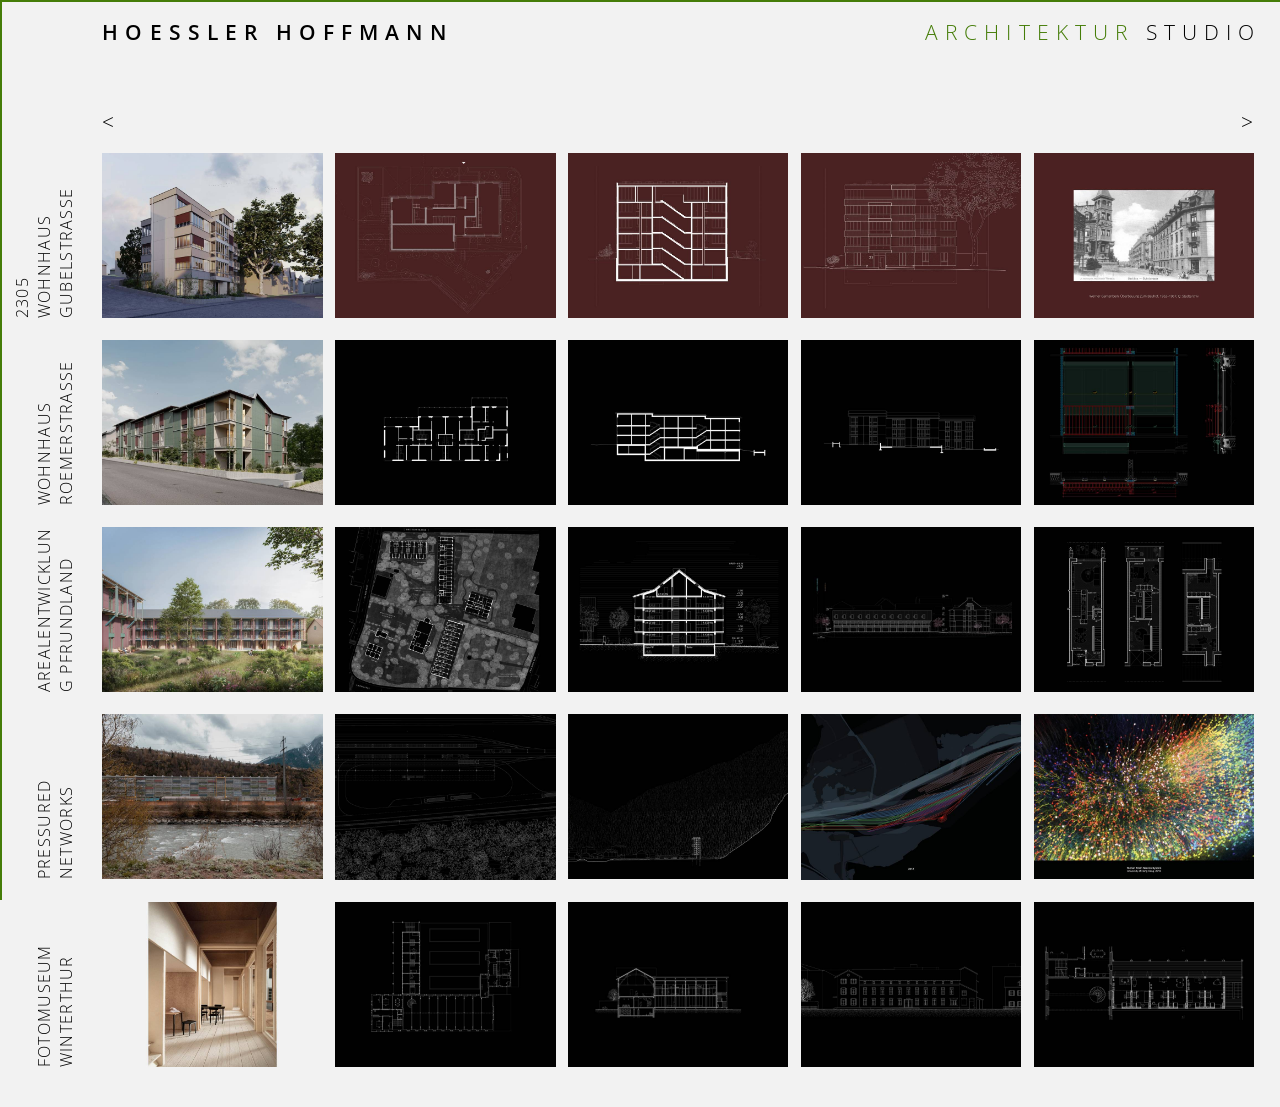
<file: pages/architektur/architektur.html>
<!DOCTYPE html>
<html lang="en">
  <head>
        <!-- Google tag (gtag.js) -->
<script async src="https://www.googletagmanager.com/gtag/js?id=G-55NTS6N4TF"></script>
<script>
  window.dataLayer = window.dataLayer || [];
  function gtag(){dataLayer.push(arguments);}
  gtag('js', new Date());

  gtag('config', 'G-55NTS6N4TF');
</script>



    <link rel="icon" type="image/png" href="../../libraries/01_Images/HH.png">
    <meta charset="utf-8" />
    <meta name="viewport" content="width=device-width, initial-scale=1.0">
    <title>HOESSLER HOFFMANN</title>
    <link rel="stylesheet" type="text/css" href="../global/global.css">
    <link rel="stylesheet" type="text/css" href="../global/global-overview.css">
    <link rel="stylesheet" type="text/css" href="architektur.css">

    <script src="../../libraries/p5.min.js"></script>
    <script src="../../libraries/p5.sound.min.js"></script>



  </head>

  <body class="architektur">

    <!-- Cursor cross -->
    <div id="cursor-cross">
      <div class="cursor-vertical"></div>
      <div class="cursor-horizontal"></div>
    </div>

    <div class="container">

      <!-- Header left -->
      <div class="header-l">
        <a href="../../index.html">HOESSLER HOFFMANN</a>
      </div>

      <!-- Header right -->
      <div class="header-r">
        <a href="architektur.html" class="active">ARCHITEKTUR</a>
        <a href="../studio/studio.html">STUDIO</a>
      </div>

      <!-- Main content -->
      <div class="main">
        <!-- Wrapper where projects will be dynamically injected -->
       
          <div class="view-nav"> 
            <a href="../works/works.html" class="view-nav-l"> <</a>
            <a href="../works/works.html"class="view-nav-r"> ></a>
          </div>
           <div class="categories"></div>
        
        <div class="projects-wrapper"></div>
      </div>

 

    <script src="../global/global.js"></script>
    <script src="architektur.js"></script>
    


  </body>
</html>
</file>
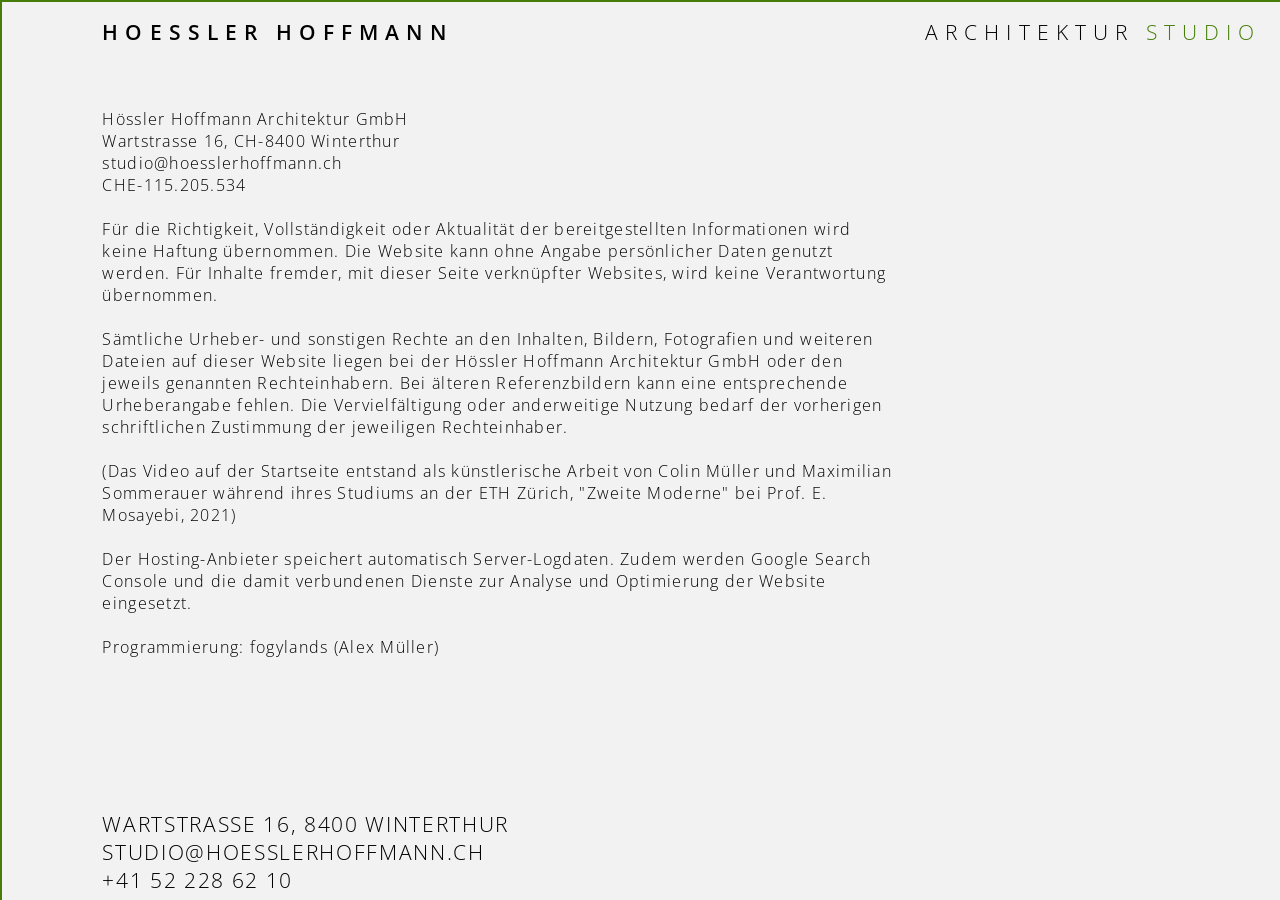
<file: pages/impressum/impressum.html>
<!DOCTYPE html>
<html lang="en">
  <head>
        <!-- Google tag (gtag.js) -->
<script async src="https://www.googletagmanager.com/gtag/js?id=G-55NTS6N4TF"></script>
<script>
  window.dataLayer = window.dataLayer || [];
  function gtag(){dataLayer.push(arguments);}
  gtag('js', new Date());

  gtag('config', 'G-55NTS6N4TF');
</script>



    <link rel="icon" type="image/png" href="../../libraries/01_Images/HH.png">
    
      <meta charset="utf-8" />
      <meta name="viewport" content="width=device-width, initial-scale=1.0">
  
      <title>HOESSLER HOFFMANN</title>
  
      <link rel="stylesheet" type="text/css" href="../global/global.css">
      <link rel="stylesheet" type="text/css" href="../global/global-overview.css">
      <link rel="stylesheet" type="text/css" href="../../index.css">
      <link rel="stylesheet" type="text/css" href="impressum.css">
      
  
      <script src="../../libraries/p5.min.js"></script>
      <script src="../../libraries/p5.sound.min.js"></script>
    </head>

    <div id="cursor-cross">
  <div class="cursor-vertical"></div>
  <div class="cursor-horizontal"></div>
</div>
  
    <body class="impressum">

    

      <div class="container">
        <div class="item header-l">
          <a href="../../index.html" >HOESSLER HOFFMANN</a>
        </div>

        <div class="item header-r">
            <a href="../architektur/architektur.html" >ARCHITEKTUR</a>
            <a href="../studio/studio.html" class="active">STUDIO</a>
        </div>

        <div class="item main-l" id="impressum-content">


<script>
fetch('../../libraries/04_Studio/impressum.txt')
  .then(response => response.text())
  .then(text => {
    document.getElementById('impressum-content').innerHTML =
      text.replace(/\n/g, '<br>');
  });
</script>
 


        </div>

    

        <div class="item footer-l">
 
       <a href="https://www.google.com/maps/place/Wartstrasse+16,+8400+Winterthur/@47.501128,8.7170032,869m/data=!3m2!1e3!4b1!4m6!3m5!1s0x479a9979ffe8c1e3:0xb37cae7ddae3987c!8m2!3d47.5011281!4d8.7218741!16s%2Fg%2F11c2g043h0?entry=ttu&g_ep=EgoyMDI2MDgyMy4wIKXMDSoASAFQAw%3D%3D" target="_blank" rel="noopener noreferrer">

      Wartstrasse 16, 8400 Winterthur

    </a>
    
      <a href="mailto:studio@hoesslerhoffmann">studio@hoesslerhoffmann.ch</a>
    
<a href="tel:+41522286210">+41 52 228 62 10</a> 
 
        </div>
          
        <div class=" footer-r">
        </div>
          
      
      </div>
  

      
       
     
   

  
 
    <script src="../global/global.js"></script>
  </body>
</html>
</file>
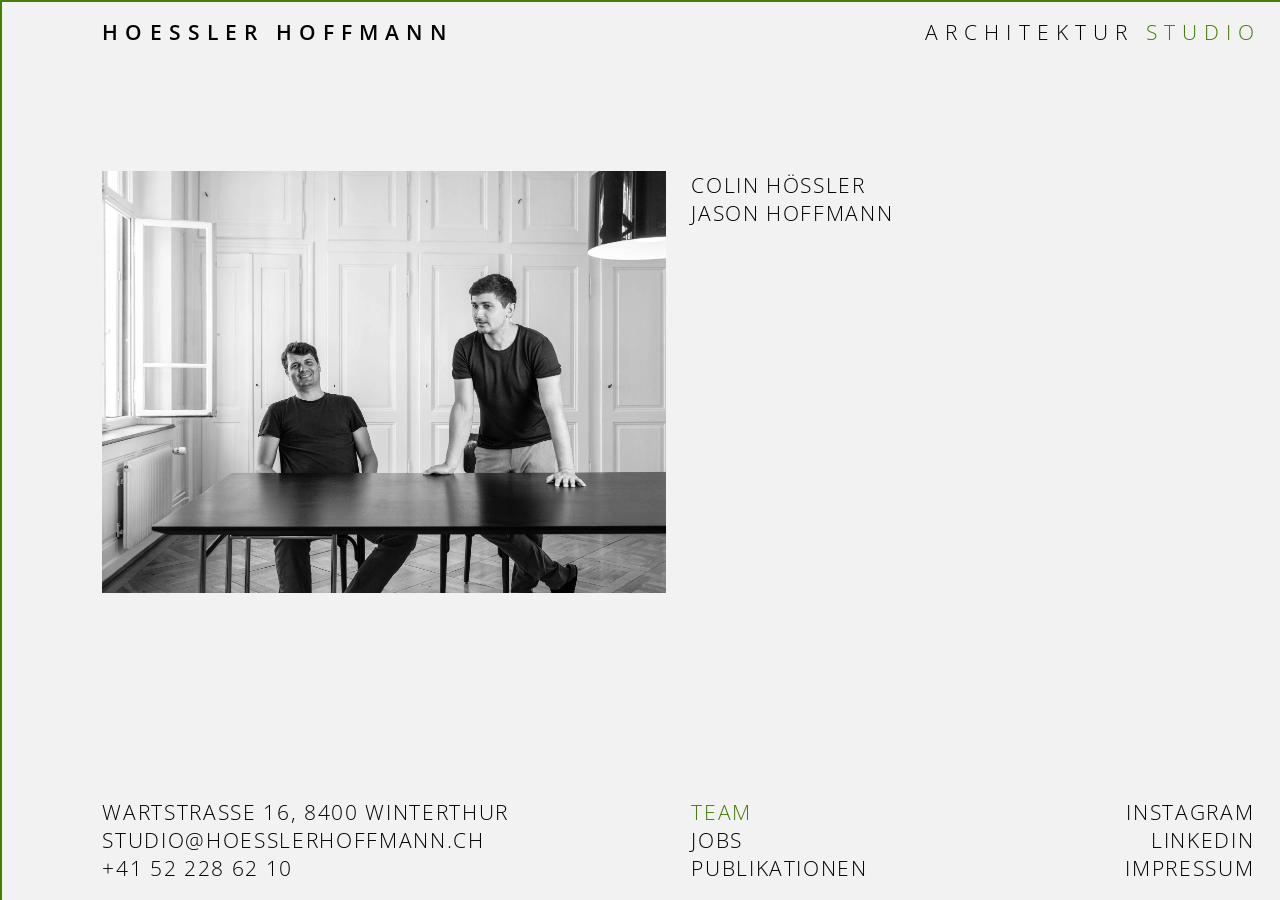
<file: pages/studio/studio.html>
<!DOCTYPE html>
<html lang="en">
  <head>
        <!-- Google tag (gtag.js) -->
<script async src="https://www.googletagmanager.com/gtag/js?id=G-55NTS6N4TF"></script>
<script>
  window.dataLayer = window.dataLayer || [];
  function gtag(){dataLayer.push(arguments);}
  gtag('js', new Date());

  gtag('config', 'G-55NTS6N4TF');
</script>



    <link rel="icon" type="image/png" href="../../libraries/01_Images/HH.png">
    
      <meta charset="utf-8" />
      <meta name="viewport" content="width=device-width, initial-scale=1.0">
  
      <title>HOESSLER HOFFMANN</title>

      <link rel="stylesheet" type="text/css" href="../global/global.css">
      <link rel="stylesheet" type="text/css" href="../global/global-details.css">
      <link rel="stylesheet" type="text/css" href="studio.css">
  
      <script src="../../libraries/p5.min.js"></script>
      <script src="../../libraries/p5.sound.min.js"></script>
    </head>

    <body class="studio">

<div id="cursor-cross">
  <div class="cursor-vertical"></div>
  <div class="cursor-horizontal"></div>
</div>

<div class="container">

  <div class="item header-l">
    <a href="../../index.html">HOESSLER HOFFMANN</a>
  </div>

      <div class="item header-r">
        <a href="../architektur/architektur.html">ARCHITEKTUR</a>
        <a href="studio.html" class="active">STUDIO</a>
      </div>

      <div class="item main">
    
      </div>
 
    </div>


    <script src="../global/global.js"></script>
    <script src="studio.js"></script>
    

  </body>
</html>
</file>
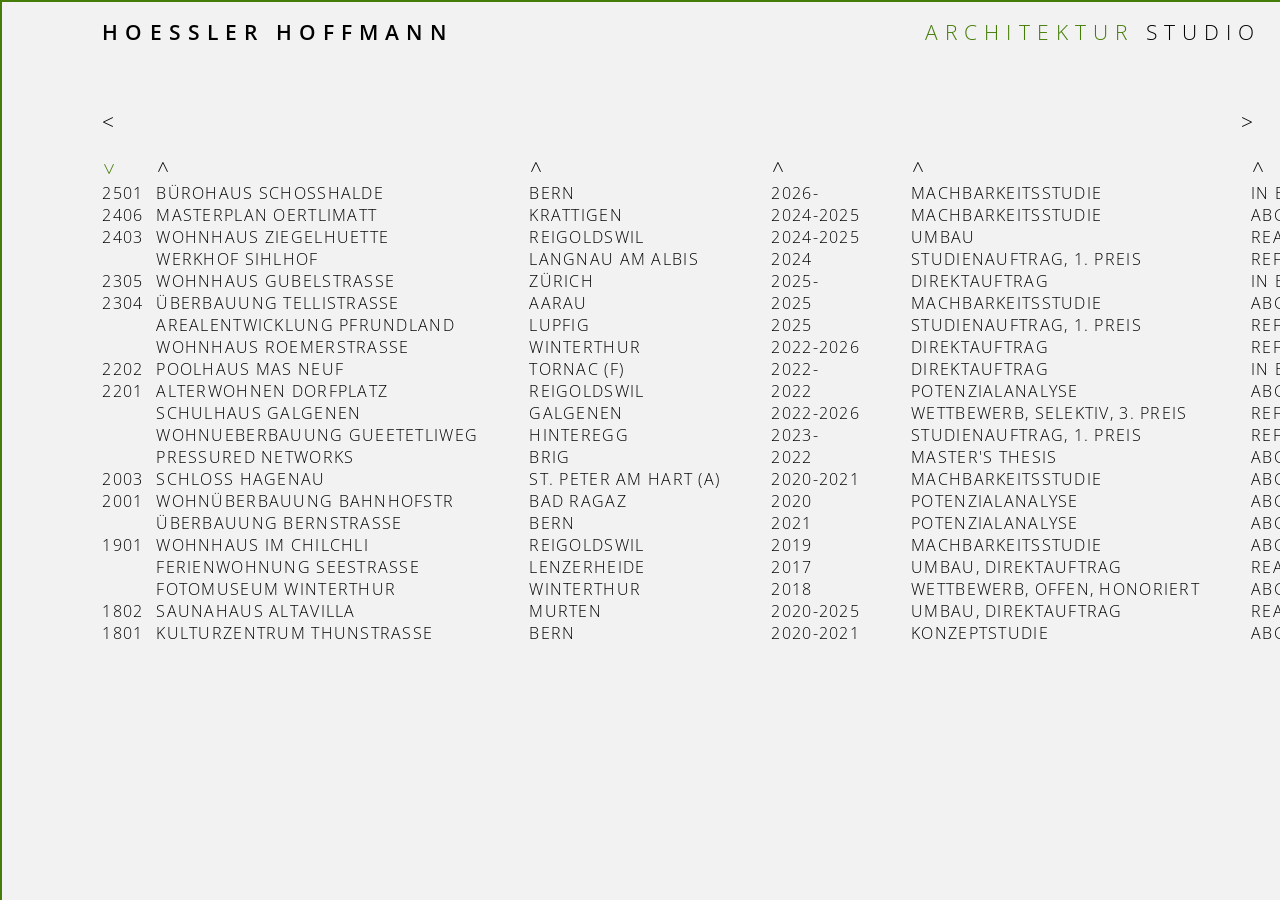
<file: pages/works/works.html>
<!DOCTYPE html>
<html lang="en">
  <head>
        <!-- Google tag (gtag.js) -->
<script async src="https://www.googletagmanager.com/gtag/js?id=G-55NTS6N4TF"></script>
<script>
  window.dataLayer = window.dataLayer || [];
  function gtag(){dataLayer.push(arguments);}
  gtag('js', new Date());

  gtag('config', 'G-55NTS6N4TF');
</script>



    <link rel="icon" type="image/png" href="../../libraries/01_Images/HH.png">
    <meta charset="utf-8" />
    <meta name="viewport" content="width=device-width, initial-scale=1.0">
    <title>HOESSLER HOFFMANN</title>
    <link rel="stylesheet" type="text/css" href="../global/global.css">
    <link rel="stylesheet" type="text/css" href="works.css">

    <script src="../../libraries/p5.min.js"></script>
    <script src="../../libraries/p5.sound.min.js"></script>
  </head>

  <body class ='works'>

    <!-- Cursor cross -->
    <div id="cursor-cross">
      <div class="cursor-vertical"></div>
      <div class="cursor-horizontal"></div>
    </div>

    <div class="container">

      <!-- Header left -->
      <div class="header-l">
        <a href="../../index.html">HOESSLER HOFFMANN</a>
      </div>

      <!-- Header right -->
      <div class="header-r">
        <a href="../architektur/architektur.html" class="active">ARCHITEKTUR</a>
        <a href="../studio/studio.html">STUDIO</a>
      </div>


           <div class="view-nav"> 
            <a href="../architektur/architektur.html" class="view-nav-l"><</a>
            <a href="../architektur/architektur.html" class="view-nav-r">></a>
          </div>
      <!-- Main content -->
      <div class="main">
   
        <div class="projects-wrapper"></div>
      </div>

      <!-- Footer left -->
      <div class="footer-l">
        
      </div>

      <!-- Footer right -->
      <div class="footer-r">
      
      </div>

    </div>
      <script src="../global/global.js"></script>
      <script src="works.js"></script>
   

  </body>
</html>
</file>
<file: pages/global/global.css>
/* =================================
   FONTS
================================= */

@font-face {
  font-family: 'OpenSans_SemiBold';
  src: url('../../libraries/03_Fonts/Open_Sans/static/OpenSans-SemiBold.ttf') format('truetype');

}

@font-face {
  font-family: 'OpenSans_Light';
  src: url('../../libraries/03_Fonts/Open_Sans/static/OpenSans-Light.ttf') format('truetype');
}


/* =================================
   VARIABLES
================================= */


:root {
  --accent-color: #457d08;
  font-size: 16px;
  --font-size-nav: 1.3rem;
  --letter-spacing-nav: 0.34em;
  --font-size-body: 1rem;
  --letter-spacing-body: 0.08em;
  
}


@media (max-width: 1000px) and (orientation: landscape) {
  :root {
    --font-size-nav: 0.7rem;
     --letter-spacing-nav: 0.34em;
    --font-size-body: 0.5rem;
    --letter-spacing-body: 0.08em;
  }
}

@media (max-width: 1000px) and (orientation: portrait) {
  :root {
    --font-size-nav: 1rem;
    --letter-spacing-nav: 0.34em;
    --font-size-body: 0.7rem;
    --letter-spacing-body: 0.08em;
  }
}



/* =================================
   RESET
================================= */

* {
  box-sizing: border-box;
  cursor: none !important;

}




html,
body {
  height: 100%;
  margin: 0;
  padding: 0;

  font-family: 'OpenSans_Light', monospace;
  font-style: normal;
    max-width: 100%;
overflow-x: visible;
}



/* =================================
   BODY
================================= */

body {

  font-size: var(--font-size-body);
  letter-spacing: var(--letter-spacing-body);
  background-color: #F2F2F2;

  

}


/* =================================
   LINKS
================================= */

a {
  text-decoration: none;
  color: black;
}


a:hover,
a.active {
  color: var(--accent-color);
}



/* =================================
   CONTAINER GRID
================================= */

.container {

  display: grid;

  grid-template-areas:
    "header-l header-r"
    "main main";

  grid-template-columns:
    1fr 1fr;

  height: 100%;


}



/* =================================
   GRID AREAS
================================= */


.header-l {
  grid-area: header-l;
}


.header-r {
  grid-area: header-r;
}


.main {
  grid-area: main;
}



/* =================================
   HEADER
================================= */
.header-l,
.header-r {
  font-size: var(--font-size-nav);
  padding-top: 2vh;
  letter-spacing:var(--letter-spacing-nav);

}

.header-l {
  font-family: 'Opensans_Semibold';
  padding-left: 8vw;
 letter-spacing:var(--letter-spacing-nav);
}


.header-r {
  text-align: right;
  padding-right: 2vw;
    margin-right: -0.34em;
}






/* =================================
   MAIN
================================= */


.main {

  padding: 2vh 2vw;

}





/* =================================
   FOOTER
================================= */

.footer-l,
.footer-r {
  padding-bottom:2vh;
  padding-left:  2vw;
  padding-right: 2vw;
  display:flex;
  align-items:flex-end;
  text-transform: uppercase;
}

.footer-r {
  justify-content:flex-end;
}


.footer-l {
  padding-left: 8vw;
}








/* =================================
   CURSOR
================================= */


#cursor-cross {

  position:fixed;
  top:0;
  left:0;

  width:100%;
  height:100%;

  pointer-events:none;
  z-index:9999;

}


.cursor-vertical {

  position:absolute;

  top:0;

  width:2px;
  height:100%;

  background: var(--accent-color);

}


.cursor-horizontal {

  position:absolute;

  left:0;

  width:100%;
  height:2px;

 background: var(--accent-color);

}
</file>
<file: pages/global/global-overview.css>
/* =================================
   GLOBAL GRID
================================= */

.container {

   grid-template-areas:
    "header-l header-r"
    "main main"
    "footer-l footer-r";

  grid-template-rows:

    10vh 1fr 10vh;
}







/* =================================
   GRID AREAS
================================= */



.footer-l {
  grid-area: footer-l;
}


.footer-r {
  grid-area: footer-r;
}




/* =================================
   HEADER
================================= */






/* =================================
   MAIN
================================= */



.main-l, .main-r {

  padding: 2vh 2vw;

}





/* =================================
   FOOTER
================================= */



.footer-l {
  grid-area: footer-l;
  text-align: left;
}
</file>
<file: pages/architektur/architektur.css>
/* ==========================
   ARCHITEKTUR PAGE
========================== */













.category-title {
  text-align:left;

}






/* images */

.project-gallery-row {
  display: grid;
  grid-template-columns: 5vw repeat(5, minmax(0, 1fr));
  column-gap: 1vw;
  align-items: start;
}


.project-header {
  width: 4vw;
  min-width: 0;
  position: relative;
  align-self: stretch;
  min-height: 0;
}

.project-name {
  position: absolute;
  right: 0;
  bottom: 0;

  writing-mode: vertical-rl;
  transform: rotate(180deg);

  height: 100%;
  max-height: 100%;

  white-space: normal;
  overflow-wrap: break-word;
}


.project-images {
  width: 100%;
  min-width: 0;
  aspect-ratio: 4 / 3;
  height: auto;
  align-self: start;
  position: relative;
}


.project-image {
  width: 100%;
  height: 100%;
  object-fit: contain;
  display: none;
}


.project-image.active {

  display:block;

}


.project-images .project-image {
  position: absolute;
  inset: 0;
}

.black-image {
  background: #000;
}




.view-nav {
  display:flex;
  justify-content:space-between;
  width:100%;
  font-size: var(--font-size-nav);
    margin-left:6vw;
     width:calc(100% - 6vw);
}


.view-nav-r{
  padding-bottom: 2vh;
  height: 5vh;
}

.project-gallery-row:hover .project-name {
  color:var(--accent-color);
}






.mobile-projects-wrapper {
  display: none;
}

.categories {
  display: none;
}
/* =================================
   MOBILE LANDSCAPE
================================= */

@media (max-width: 1000px) and (orientation: landscape) {
  .header-l{
    padding-left: 12vw;
  }

.main{
  padding-left: 6vw;
}
}



@media (max-width: 1000px) and (orientation: portrait) {


  /* =================================
   CONTAINER GRID MOBILE
================================= */

.container {
    display: grid;
  grid-template-areas:
    "header-l"
    "header-r"
    "main"
    "footer-l"
    "footer-r";

  grid-template-rows:
    auto
    auto
    1fr
    auto
    auto;


      grid-template-columns:

    1fr;
}


.main {
  display: grid;
  grid-template-columns: 6vw minmax(0, 1fr);
  column-gap: 2vw;
}

.view-nav {
  grid-column: 2;
}

.categories {
  grid-column: 2;

}

.header-l, .header-r{
  padding-left: 15vw;
 font-family: 'Opensans_Semibold';

}


.header-r{
  text-align: left;
  display: flex;
  flex-direction: column;

  padding-top: 0vh;
}


  .projects-wrapper {

  display: none;

}

.mobile-projects-wrapper {
  display: block;
  grid-column: 1 / -1;
  width: 100%;
}


.mobile-project {
  width: 100%;
  margin-bottom: 4vh;

  display: grid;
  grid-template-columns: 5vw minmax(0, 1fr);
  column-gap: 2vw;
}

.mobile-project-header {
  align-self: stretch;
  display: flex;
  align-items: flex-end;
  justify-content: flex-end;
  overflow: visible;
}

.mobile-project-header a {
  display: block;
  writing-mode: vertical-rl;
  transform: rotate(180deg);

}







.mobile-project-images {
  grid-column: 2;
  width: 100%;
  aspect-ratio: 4 / 3;
  overflow: hidden;
}


.mobile-project-image {
  display: none;
  width: 100%;
  height: 100%;
  object-fit: cover;
}

.mobile-project-image.active {
  display: block;
}




  .main {

  padding-left: 8vw;

}



.project-gallery-row:hover .project-name {
  color: var(--accent-color);
}



.mobile-project:hover .mobile-project-header a {
  color: var(--accent-color);
}


.categories {
  display: flex;
  justify-content: space-between;
  width: 100%;
    margin-left:-1vw;
  width:calc(100% + 1vw);
  margin-top: 1vh;
    margin-bottom: 1vh;
}




.view-nav {
  display:flex;
  justify-content:space-between;
  width:100%;
  font-size: var(--font-size-nav);
margin: 0vw;
     width:100%;
   margin-left:-1vw;
  width:calc(100% + 1vw);
     
}



.project-header {
  width: 4vw;
  position: relative;
  align-self: stretch;
}

.project-name {
  position: absolute;
  left: 0;
  bottom: 0;

  font-size:var(--font-size-nav) !important;
  transform-origin: bottom left;

  white-space: nowrap;
  writing-mode: vertical-rl;
  transform: rotate(180deg);
}

}
</file>
<file: index.css>
/* Body Index */
body.index {
  overflow:hidden;

}


.container {
  display: grid;

  grid-template-columns: 1fr 1fr;

  grid-template-rows:
    10vh
    1fr
    10vh;

  grid-template-areas:
    "header-l header-r"
    "main main"
    "footer-l footer-r";


  position: relative;

  z-index: 1;

}





.footer-l,
.footer-r {
  font-size:var(--font-size-nav);
  letter-spacing: var(--letter-spacing-body);
  
}

.footer-l {
  
}

.footer-r {
  display:flex;
  flex-direction:column;
}


.footer-l {
  grid-area: footer-l;
}

.footer-r {
  grid-area: footer-r;
}



/* =================================
   VIDEO BACKGROUND
================================= */


.video-container {
  position: fixed;
  top: 0;
  left: 0;
  width: 100vw;
  height: 100vh;
  z-index: 0;
  pointer-events: none;
  overflow: hidden;
}



.video-bg {
  position: absolute;
  top: 0;
  left: 0;
  width: 100%;
  height: 100%;
  object-fit: cover;
  z-index: 1;
}

.video-poster {
  position: absolute;
  top: 0;
  left: 0;
  width: 100%;
  height: 100%;
  object-fit: cover;
  z-index: 2;
  opacity: 1;
  transition: opacity 0.3s ease;
}

.video-poster.is-hidden {
  opacity: 0;
}



.video-bg::-webkit-media-controls {
  display: none !important;
}

.video-bg::-webkit-media-controls-start-playback-button {
  display: none !important;
  -webkit-appearance: none;
}



/* =================================
   MOBILE LANDSCAPE
================================= */
@media (max-width: 1000px) and (orientation: landscape) {






/* CONTAINER GRID MOBILE */

  body.index .container {

    display: grid;

    grid-template-areas:

      "header-l header-r"

      "main main"

      "footer-l footer-r";

    grid-template-columns: 1fr 1fr;

    grid-template-rows: 8vh 1fr auto;

  }

.main {
  grid-area: main;
  grid-template-areas:
    "navSide navL navR"
    "mainSide mainL mainR"
    "detailsSide detailsL detailsR";

  grid-template-columns:
    4vw minmax(0, auto) minmax(0, 1fr);

  grid-template-rows:
    5vh auto minmax(8vh, 1fr);

  gap: 1vh 2vw;

}


.header-l,
.header-r,
.main,
.footer-l,
.footer-r {
  padding-left: 11vw;
  padding-right: 4vw;
 

font-size: var(--font-size-nav);


}


.view-nav{

font-size: var(--font-size-nav);
}


.header-r, .footer-r {
  text-align: left;
letter-spacing:var( --letter-spacing-nav);
}


.footer-r {



  text-align: right;

 letter-spacing:var( --letter-spacing-body);
}

.footer-l{
    display: flex;

  align-items: flex-end;
  padding-right: 0;
  letter-spacing:var( --letter-spacing-body);
}

.header-r {
text-align: right;
}



}

/* =================================
   MOBILE PORTRAIT
================================= */


@media (max-width: 1000px) and (orientation: portrait) {

  /* mobile styles go here */


body.index {
  overflow-x: hidden;
  overflow-y: auto;
}

/* CONTAINER GRID MOBILE */

.container {
  display: grid;

  grid-template-columns: 1fr;

  grid-template-areas:
    "header-l"
    "header-r"
    "main"
    "footer-l"
    "footer-r";

  grid-template-rows:
    auto
    auto
    1fr
  86.5vh
    auto;

  width: 100%;
  min-width: 0;
  min-height: 100vh;

  padding-left: 11vw;
  padding-right: 0;

  overflow-x: hidden;
}


.header-l, .header-r{
 font-family: 'Opensans_Semibold';

}


.header-l {
  white-space: nowrap;
}


.header-r {
  padding-top: 0%;
  display: flex;
  flex-direction: column;
  align-items: flex-start;

}




.header-l,
.header-r,
.main,
.footer-l,
.footer-r {
  padding-left: 4vw;
  padding-right: 4vw;

}



.header-r, .footer-r {
  text-align: left;

}

.footer-l {
  display: flex;
  width: 100%;

  min-width: 0;
  padding-bottom: 2vh;

  padding-left: 4vw;
  padding-right: 4vw;

  text-align: left;
  white-space: normal;
  overflow-wrap: normal;
  word-break: normal;
}

.footer-r {
  display: flex;
  flex-direction: column;
  padding-bottom: 2vh;
  padding-top: 8vh;
  align-items: flex-start;


  
}


}
</file>
<file: pages/impressum/impressum.css>
.impressum .container {
  grid-template-areas:
    "header-l header-r"
    "main-l main-l"
    "footer-l footer-r";
}

.impressum .main-l {
  grid-area: main-l;
}



#impressum-content {
    grid-area: main-l;
padding-left: 8vw;
padding-right: 30vw;
}



body.impressum .footer-l {
  display: flex;
  flex-direction: column;
  align-items: flex-start;
}


/* =================================
   MOBILE LANDSCAPE
================================= */


@media (max-width: 1000px) and (orientation: landscape) {
 


  .main-l{
    font-size: var(--font-size-body);
    padding-left: 11vw !important;
    padding-bottom: 8vh;
  }

  .container{
    grid-template-rows: auto auto auto;
  }

}


/* =================================
   MOBILE PORTRAIT
================================= */

@media (max-width: 900px) and (orientation: portrait) {

  body.impressum .container {
    display: grid !important;
    grid-template-columns: 1fr !important;
    grid-template-rows: auto auto 1fr auto auto !important;

    grid-template-areas:
      "header-l"
      "header-r"
      "main-l"
      "footer-l"
      "footer-r" !important;
  }




  body.impressum .header-l {
    grid-area: header-l !important;
  }

  body.impressum .header-r {
    grid-area: header-r !important;
  }

  body.impressum .main-l {
    grid-area: main-l !important;
  }

  body.impressum .footer-l {
    grid-area: footer-l !important;
  }

  body.impressum .footer-r {
    grid-area: footer-r !important;
  }




  .header-l, .header-r{
 font-family: 'Opensans_Semibold';

}



body.impressum .footer-l {
  display: flex;
  flex-direction: column;
  align-items: flex-start;
}
body.impressum .main-l {
  padding-left: 4vw !important;
  padding-right: 10vw !important;

}

}
</file>
<file: pages/global/global-details.css>
/* =================================
   GLOBAL GRID
================================= */

.container {

  grid-template-rows:
    10vh 1fr;
}




/* =================================
   GRID AREAS
================================= */


.navSide {
  grid-area: navSide;
}

.navL {
  grid-area: navL;
}

.navR {
  grid-area: navR;
}





.mainSide {
  grid-area: mainSide;}

.mainL {
  grid-area: mainL;
}

.mainR {
  grid-area: mainR;}


.detailsSide {
  grid-area: detailsSide;
}

.detailsL {
  grid-area: detailsL;
}

.detailsR {
  grid-area: detailsR;
}








/* =================================
   MAIN GRID AREAS
================================= */
.main {
  display: grid;

  grid-template-areas:
    "navSide navL navR"
    "mainSide mainL mainR"
    "detailsSide detailsL detailsR";

  grid-template-columns:
    4vw minmax(0, auto) minmax(500px, 1fr);

grid-template-rows:
  5vh auto minmax(10vh, 1fr);

  gap: 2vh 2vw;

  align-items: start;
  min-height: 0;
}


.mainSide {
  display:flex;
  align-items:flex-end;

  height:100%;
}

.mainR {
  min-width: 20vw;
  min-height: 0;
}


/* =================================
   DETAILS GRID AREAS
================================= */



.detailsSide {
  display:flex;

  align-items:flex-end;

  height:100%;

  overflow:visible;

  white-space:nowrap;

  font-size: var(--font-size-nav);

}





.detailsR {
  height:100%;
  text-align:right;

  display:flex;

  flex-direction:column;

  justify-content:flex-end;

}



/* =================================
   MAIN CONTENT
================================= */


.main-l,
.main-r {

  gap:0 2vw;

}

.main-l {
  width: auto;
  aspect-ratio: 4 / 3;
  height: 100%;
  max-height: 100%;
  min-width: 0;
  min-height: 0;
  overflow: hidden;
}

.main-r {
  display: flex;
  flex-direction: column;

  min-width: 20vw;
  min-height: 0;


}

/* =================================
   PROJECT TITLE
================================= */


.project-name {

  writing-mode:vertical-rl;

  transform:rotate(180deg);

  display:block;

}



/* =================================
   GALLERY
================================= */


.project-content,
.project-gallery,
.project-image {

  width:100%;

  height:100%;

}



.project-gallery {

  overflow:hidden;

  aspect-ratio:unset;

}



.project-image {

  object-fit:cover;

}
</file>
<file: pages/studio/studio.css>
.container {
  min-height: 100vh;
  height: auto;

  grid-template-rows:
    10vh auto;
}

/* =================================
   MAIN GRID
================================= */

body {
  font-size: var(--font-size-nav);
}

.main {
  grid-template-columns:
    4vw
   minmax(0, 2fr)

    minmax(0, 2fr);

.main {
  grid-template-rows:
    5vh auto max-content;
}
}
.main-l,
.main-r {
  gap: 0 2vh;
}

.main-l {
  width: auto;
  height: auto;
  aspect-ratio: 4 / 3;
  min-width: 0;
  min-height: 0;
  overflow: hidden;
  align-self: start;
}

.main-r {
  display: flex;
  flex-direction: column;
}
.mainSide {
  display: flex;
  align-items: flex-end;
  height: 100%;
}




/* =================================
   HEADER
================================= */


.header-r {
  text-align:right;
}

.header-l a {

  white-space: nowrap;
}

.project-name {

  writing-mode: vertical-rl;
  transform: rotate(180deg);
  display: block;
  text-align: flex;
}




/* =================================
   RIGHT SIDE
================================= */



.employee-content {
  width: 100%;
}

.employee-list,
.employee-text {
  margin: 0;
  padding: 0;
    min-width: 0;
     white-space: normal;
}

.employee-list p,
.employee-text p {
  margin: 0;
}




.employee-list{

text-transform: uppercase;
}

.employee-list p:hover,
.employee-list p.active {
  color: #457d08
}




.employee-row {
  display: block;
  width: 100%;
  height: 100%;
}

.employee-text.full-text {
  grid-column: 1 / -1;
  white-space: pre-wrap;

  align-self: start;

  overflow: visible;
}

.main-r-bottom{
  display: flex;
   flex-direction: column;
  justify-content: flex-end;
  height: 100%;
  font-size:var(--font-size-nav);
text-transform: uppercase;
}



/* align with project spacing */
.studio-details {
  display: grid;
  grid-template-columns: 1fr 1fr 1fr;
  gap: 2vh;
}



.detailsR {
  display: grid;
  grid-template-columns: 1fr 1fr;
  width: 100%;
  align-items: end;
  text-transform: uppercase;
}

.studio-section-links {
  display: flex;
  flex-direction: column;
  align-items: flex-start;
}

.studio-social-links {
  display: flex;
  flex-direction: column;
  align-items: flex-end;
  text-align: right;
}
.detailsSide{
  text-transform: uppercase;
    font-size:var(--font-size-nav);

  padding-left:6vw;
  letter-spacing: var(--letter-spacing);
  


}

.employee-row {

  position: relative;

  z-index: 2;

}

.main-r-bottom {

  position: relative;

  z-index: 1;

}

.employee-text {

  font-size: var(--font-size-body);

  text-transform: none;

padding-bottom: vh;

  width: 100%;

  max-width: 1000px;

}



.employee-text-lines {
  width: 100%;
  white-space: normal;


}

.employee-text-row {
  display: grid;
  grid-template-columns: 8em minmax(0, 1fr);
  width: 100%;
  align-items: start;
}

.employee-text-row .employee-year {
  grid-column: 1;
}

.employee-text-row .employee-info {
  grid-column: 2;
  min-width: 0;
}

.employee-no-year {
  display: block;
  width: 100%;
}

.employee-empty-line {
  height: 1em;
}

.employee-text-spacer {
  height: 4vh;
  width: 100%;
}








/* =================================
   MOBILE LANDSCAPE
================================= */



@media (max-width: 1000px) and (orientation: landscape) {
html,

body {

  width: 100%;

  max-width: 100vw;

  margin: 0;

  overflow-x: hidden;

}



  .container {
    display: grid;
    grid-template-columns: 1fr 1fr;
      grid-template-rows: 8vh auto;

    grid-template-areas:
      "header-l header-r"
      "main main";


    width: auto;

  height: auto;
 


  .header-r{
    text-align:right;
  }

  .header-l{
    padding-left: 12vw;
  }

  }
.main {
grid-template-columns:
  4vw
  minmax(0, 1fr)
  minmax(0, 1fr);

  max-width: auto;
  box-sizing: border-box;
  padding-left: 8vw;
}


.mainSide {
  min-width: 0;
  box-sizing: border-box;
  display: flex;
  align-items: flex-end;
  height: 100%;
}


.main-l {
  width: auto;
  height: min(100%, 70vh);
  aspect-ratio: 4 / 3;
  min-width: 0;
  min-height: 0;
  max-height: 70vh;
  overflow: hidden;
  align-self: start;
}

.main-r {
  display: grid;
grid-template-rows:
  4vw
  minmax(0, 1fr);
  width: 100%;
  height: 100%;
  padding-left: 5vw;
  min-width: 0;
  min-height: 0;
  box-sizing: border-box;
  align-self: stretch;
  overflow: hidden;
}

  .main-r-bottom{
    font-size: var(--font-size-nav);
  }

  .detailsSide,

  .detailsL,

  .detailsR {

    height: 1;
  padding-top: 10vh;
  }

  .header-l {
    grid-area: header-l;
   
  }

  .header-r {
    grid-area: header-r;
  }



.detailsSide, .detailsR{
  font-size: var(--font-size-nav);
}




.project-content {
  min-width: 0;
  max-width: 100%;
  box-sizing: border-box;
}


.employee-text {
  font-size:var(--font-size-body);
}

.employee-text.full-text {

  grid-column: 1 / -1;

  min-width: 0;

  max-width: 100%;

  overflow-wrap: anywhere;

  word-break: break-word;

}


.employee-row {
 
  gap: 2vh;
  width: 100%;
  height: auto;
  flex: 1 1 auto;
  min-width: 0;
  min-height: 0;
  font-size: var(--font-size-body);
}


.detailsSide, .detailsL, .detailsR {
  padding-top: 20vh;
}

}

@media (max-width: 1000px) and (orientation: portrait){


.main-l,
.main-r,
.mainSide,
.detailsR{
font-size: var(--font-size-body);
  
}


  .container {
  display: grid;

  grid-template-columns:
   1fr;

  column-gap: 2vw;



    grid-template-rows:

      auto

      5vh

      1fr;

  grid-template-areas:
  "header-l"
  "header-r"
  "main";
  
padding-left: 6vw;
  }




.header-l, .header-r{

 font-family: 'Opensans_Semibold';

}

.header-l{

  text-align: left;
   padding-top: 2vh;
  padding-left:9vw;

}

.header-r{

  padding: 0vw;
  padding-left: 9vw;
 
  display: flex;
  flex-direction: column;
  text-align: left;

}

.main {
  grid-template-areas:
    "nav"
    "mainL"
    "mainR"
    "details"
    "address"
    ;

  grid-template-columns: 1fr;

  grid-template-rows:
    auto
    max-content
    max-content
    1fr
    auto;

  gap: 2vh 0;
  overflow: visible;
  padding-left: 9vw;
      padding-right: 2vw;
    box-sizing: border-box;

}


.navSide,
.navL,
.mainSide,
.detailsL {
  display: none;
}

.navR {
  grid-area: nav;
}

.mainL {
  grid-area: mainL;
}

.mainR {
  grid-area: mainR;
}

.detailsR {
  grid-area: details;
}

.detailsSide {
  grid-area: address;
}

.main-l {
  width: 100%;
  height: auto;
  aspect-ratio: 4 / 3;
}

.main-r {

  display: flex;
  flex-direction: column;
  width: 100%;
  height: auto;
  min-width: 0;
  min-height: 0;
  padding-left: 0;
}
.detailsR {
  height: 100%;
  text-align: left;

  display: flex;
  flex-direction: column;
  justify-content: flex-end;
  align-items: flex-start;
  font-size: var(--font-size-nav);
}

.detailsSide{
  font-size: var(--font-size-body);
  padding-bottom: 0;
  display: flex;
  flex-direction: column;
align-items: flex-end;

}

.studio-section-links {
  display: flex;
  flex-direction: column;
  align-items: flex-start;
}

.studio-social-links {
  display: flex;
  flex-direction: column;
  align-items: flex-start;
}

  .main-r {
    display: flex;

  flex-direction: column;

  justify-content: flex-start;


  min-width: 0;
  min-height: 0;

}

.main-r-bottom {
  display: none;
}

.employee-row {
  order: 2;



  width: 100%;
  height: auto;
  min-width: 0;
  min-height: 0;



  display: block;
  width: 100%;
  height: auto;
  flex: 0 0 auto;



}

.detailsSide {

  padding-left: 0 !important;
  margin-left: 0 !important;
  text-align: left;
  justify-self: end;
  align-self: start;
  width: 100%;


  box-sizing: border-box;

   display: flex;

  flex-direction: column;
align-items: flex-start;
  justify-content: flex-end;
  font-size:var(--font-size-nav);
   letter-spacing: var(--letter-spacing-body);
}

.employee-text{
font-size: var(--font-size-body);

display: block;
  width: 100%;
  margin: 0;
  padding: 0;
}

.employee-text-lines {
  width: 100%;
  margin: 0;
  padding: 0;
}

.employee-text.full-text {

  margin-top: 0;

  align-self: flex-start;

  overflow: visible;

}

.employee-list .employee-text {
  grid-column: 1 / -1;

  padding: 0;
    text-transform: none;
    margin-top: 0;

align-self: start;
}


.employee-list p{
  font-size: var(--font-size-nav);
}

.employee-content {
  width: 100%;
  min-width: 0;
}

.studio-section-links{
  padding-bottom: 2vh;
}

.project-image {
  width: 100%;
  height: 100%;
  object-fit: contain;
}

}
</file>
<file: pages/works/works.css>
body.works .projects-wrapper {
  width: max-content;
  min-width: 100%;

  display: grid;

  grid-template-columns: max-content 1fr;

 column-gap: var(--shared-gap);
}

body.works .work-group-left {

  display: grid;

  grid-template-columns:
    max-content
    max-content;

  column-gap: 1vw;

  grid-auto-rows: max-content;

}


body.works .work-group-right {

  display: grid;

  grid-template-columns:
    max-content
    max-content
    max-content
    max-content;

    column-gap: var(--shared-gap);


}

body.works .projects-wrapper.is-scrollable {
  justify-content: start;
  column-gap: var(--shared-gap);
}

body.works .works-project [data-clickable="true"]:hover {
  color: #457d08 !important;
}

body.works [data-column][data-clickable="true"]:hover {
  color: #457d08 !important;
}

.main {
  overflow-x: auto;
}






body.works .work-row {

  display: contents;

}
body.works .work-row [data-column] {
  display: block;
}




.view-nav {
  display:flex;
  justify-content:space-between;
  width:100%;
  font-size:var(--font-size-nav);

  
}








/* =================================
   RESET
================================= */

* {
  box-sizing: border-box;
  cursor: none !important;
}


html,
body {

  margin: 0;
  padding: 0;

  font-family: 'OpenSans_Light', monospace;
  font-style: normal;

}


/* =================================
   BODY
================================= */

body {

  font-size: var( --accent-color);
  background-color: --accent-color;

  letter-spacing: var(--letter-spacing-body);

}


/* =================================
   LINKS
================================= */

a {

  text-decoration: none;
  color: black;
  

}

a:hover {

 color: --accent-color;

}



a.active {

 color:--accent-color;

}



.sort-header span {
  color: black;
  display: inline-block;
  transform: rotate(90deg);
    font-size: var(--font-size-nav);
}

.sort-header.column-hover span {
  color: var(--accent-color);
}

.sort-header span.selected {
  color: var(--accent-color);
}

body.works [data-column].row-hover {
  color: var(--accent-color) !important;
}

body.works .works-project [data-clickable="true"]:hover {
  color: var(--accent-color)!important;
}


/* =================================
   GLOBAL GRID
================================= */

.container {

  display: grid;

  grid-template-areas:

    "header-l header-r"
    "view-nav view-nav"
    "main main"
    "footer-l footer-r";


  grid-template-columns:

     1fr 1fr;


  height: 100vh;
  grid-template-rows:

    10vh  max-content 1fr;


  

}


/* =================================
   GRID AREAS
================================= */




.main {
  grid-area: main;
    width:calc(100% - 6vw);
text-transform: uppercase;
  margin-left:6vw;
  font-size: var(--font-size-body);
}


.footer-l {
  grid-area: footer-l;
}


.footer-r {
  grid-area: footer-r;
}


.view-nav {
  grid-area: view-nav;

  display:flex;
  justify-content:space-between;
  font-size:var(--font-size-nav);
  padding:2vh 2vw 0vh 2vw;
  margin-left:6vw;
  width:calc(100% - 6vw);


}



/* =================================
   HEADER
================================= */

.header-l,
.header-r {
  font-size: var(--font-size-nav);
  padding-top: 2vh;
  letter-spacing: var(--letter-spacing-nav);
}

.header-l {
   font-family: 'Opensans_Semibold';
  padding-left: 8vw;
}

.header-r {
  text-align: right;
  padding-right: 2vw;
  margin-right: -0.34em;
}
 




/* =================================
   MAIN
================================= */





.main-l {

  padding: 2vh 2vw;

}


.main-r {

  padding: 2vh 2vw;

}


.work-link {
  display: contents;
  color: inherit;
  text-transform: uppercase;
}



/* =================================
   FOOTER
================================= */

.footer-l,
.footer-r {
  padding:2vh 2vw;
  display:flex;
  align-items:flex-end;
}

.footer-r {
  justify-content:flex-end;
}


/* =================================
   CURSOR
================================= */


#cursor-cross {

  position:fixed;
  top:0;
  left:0;

  width:100%;
  height:100%;

  pointer-events:none;
  z-index:9999;

}


.cursor-vertical {

  position:absolute;

  top:0;

  width:2px;
  height:100vh;

  background: --accent-color

}


.cursor-horizontal {

  position:absolute;

  left:0;

  width:100vw;
  height:2px;

  background: --accent-color

}


/* =================================
   VIDEO BACKGROUND
================================= */


.video-bg {

  position:fixed;

  top:0;
  left:0;

  width:100vw;
  height:100vh;

  object-fit:cover;

  z-index:-1;

  pointer-events:none;

}


.video-bg {

  opacity:0;
  transition:opacity .4s ease;

}


.video-bg.is-loaded {

  opacity:1;

}






/* =================================
   MOBILE LANDSCAPE
================================= */
/* =================================
   MOBILE LANDSCAPE
================================= */

@media (max-width: 1000px) and (orientation: landscape) {

  body.works .container {
    display: grid;

    grid-template-areas:
      "header-l header-r"
      "view-nav view-nav"
      "main main"
      "footer-l footer-r";

    grid-template-columns:
      1fr 1fr;

    grid-template-rows:
      auto
      auto
      1fr
      auto;

    width: 100%;
    min-width: 0;
    height: 100vh;
    min-height: 0;

    padding: 0;

    overflow: hidden;
  }


  /* HEADER */

  body.works .header-l,
  body.works .header-r {
    font-size: var(--font-size-nav);
    letter-spacing: var(--letter-spacing-nav);
    padding-top: 2vh;
  }


  body.works .header-l {
    padding-left: 12vw;
  }


  body.works .header-r {
    padding-right: 2vw;
    text-align: right;
  }


  /* VIEW NAV */

  body.works .view-nav {
    grid-area: view-nav;

    width: calc(100% - 10vw);

    margin-left: 10vw;

    padding-left:2vw;
    padding-top: 2vw;

    font-size: var(--font-size-nav);
  }


  /* MAIN */

  body.works .main {
    grid-area: main;

    position: relative;

    width: calc(100% - 10vw);

    margin-left: 10vw;

    min-width: 0;
    min-height: 0;

    padding: 0 2vw;

  overflow-x: auto;
overflow-y: auto;
    gap: 4vw;
  }


  /* PROJECT GRID */

  body.works .projects-wrapper {

    position: relative;

    width: max-content;
    min-width: 100%;

    display: grid;

    grid-template-columns:
      max-content
      1fr;

    column-gap: 8vw;
  }


  /* SORT ARROWS */

  body.works .header-row {

    display: grid;

    position: absolute;

    top: 0;
    left: 0;

    z-index: 10;

    width: max-content;

    pointer-events: none;
  }


  body.works .header-row .sort-header {
    pointer-events: auto;
  }


  /* PROJECT ROWS */

  body.works .work-row {
    display: contents;
  }


  body.works .work-group-left,
  body.works .work-group-right {
    padding-top: 3.5vh;
  }


  /* FOOTER */

  body.works .footer-l,
  body.works .footer-r {

    font-size: var(--font-size-body);

    letter-spacing: var(--letter-spacing-body);

    padding: 2vh 2vw;

    display: flex;

    align-items: flex-end;
  }


  body.works .footer-l {
    grid-area: footer-l;
  }


  body.works .footer-r {

    grid-area: footer-r;

    justify-content: flex-end;
  }

}



@media (max-width: 1000px) and (orientation: portrait) {

    body.works .container {
    grid-template-areas:
      "header-l"
      "header-r"
      "view-nav"
      "main"
      "footer-l"
      "footer-r";

    grid-template-columns: 1fr;
    grid-template-rows: auto auto auto 1fr auto auto;
    padding-left: 7vw;
      width: 100%;
  }


  .header-l, .header-r{

 font-family: 'Opensans_Semibold';

}

    body.works .header-l {
    grid-area: header-l;
    padding-bottom: 0vh;
  }

 body.works .header-r {
  grid-area: header-r;
  text-align: left;
  padding-left: 8vw;
    padding-top: 0vh;

  display: flex;
  flex-direction: column;
  align-items: flex-start;
  gap: 0;
}





  body.works .work-row {
    min-width: 1800px;
  }


  body.works .main {
  width: 100%;
  margin-left: 6vw;
  min-width: 0;
  overflow: visible;
  padding-top: 0%;
}


body.works .container {
  width: 100%;
  max-width: 92vw;
  overflow-x: visible;
}



.view-nav {

padding-right: 0vw;

  padding-bottom: 0;
  padding-top: 2vh;

   width:100%;

}

body.works .work-row {
  display: contents;
}

body.works .header-row {
  display: contents;
}




  body.works .projects-wrapper {
  min-width: 0vw;
  width: 100%;
  overflow-x: auto;
  }

  body.works .projects-wrapper {

    grid-template-columns: max-content max-content;

    column-gap: 0vw;

  }

  body.works .work-group-left {

    column-gap: 4vw;

  }

  body.works .work-group-right {

    column-gap: 4vw;

  }






}
</file>
